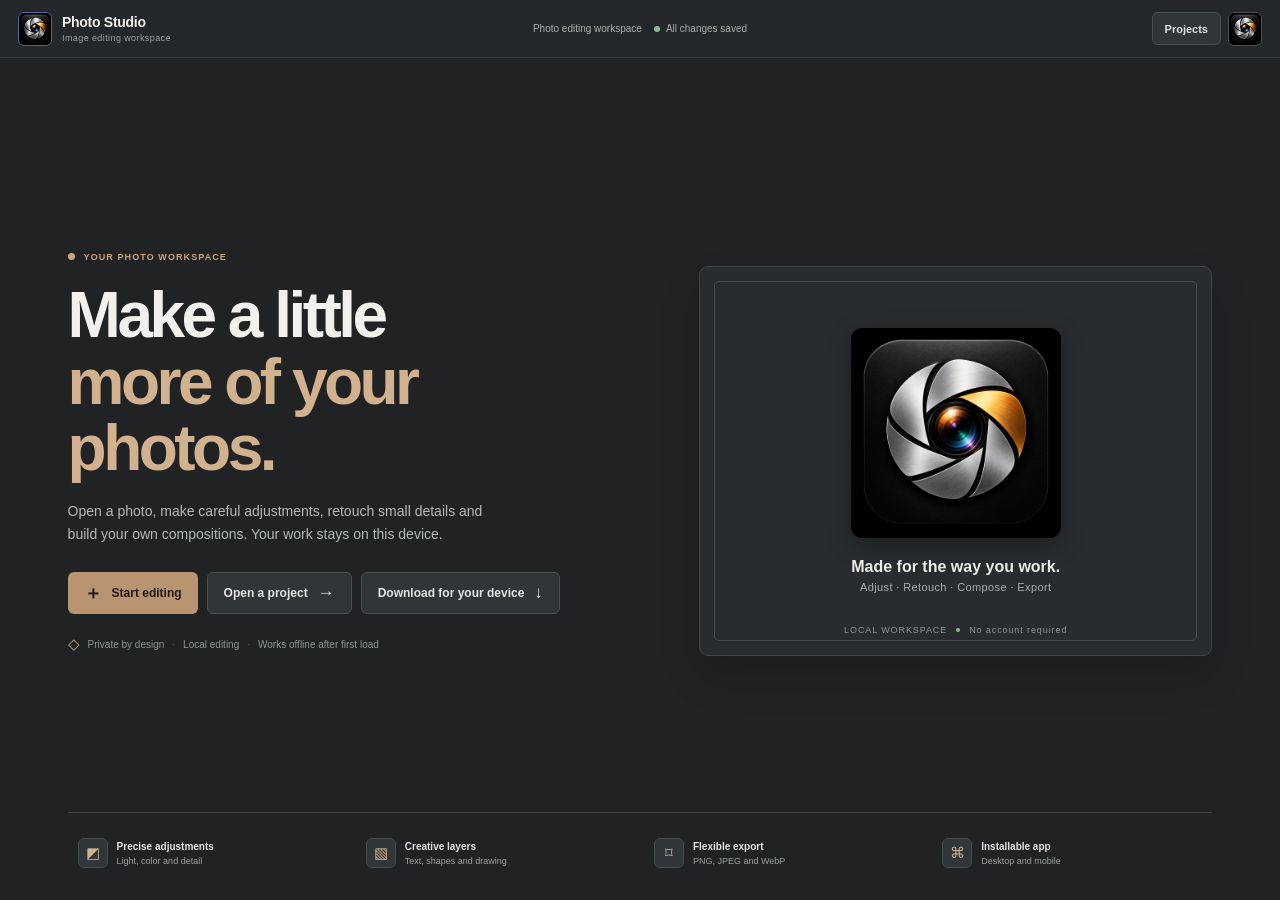
<file: index.html>
<!doctype html>
<html lang="en">
<head>
  <meta charset="utf-8">
  <meta name="viewport" content="width=device-width, initial-scale=1, viewport-fit=cover">
  <meta name="theme-color" content="#090d1b">
  <meta name="description" content="Mindiw Photo Studio — a powerful, installable photo editor that works on your device.">
  <meta name="color-scheme" content="dark">
  <meta http-equiv="Content-Security-Policy" content="default-src 'self' data: blob:; img-src 'self' data: blob:; style-src 'self' 'unsafe-inline'; script-src 'self'; connect-src 'self'; font-src 'self' data:; media-src 'self' data: blob:; worker-src 'self' blob:; object-src 'none'; base-uri 'self'">
  <meta name="apple-mobile-web-app-capable" content="yes">
  <meta name="apple-mobile-web-app-status-bar-style" content="black-translucent">
  <meta name="apple-mobile-web-app-title" content="Mindiw Photo Studio">
  <link rel="manifest" href="manifest.webmanifest">
  <link rel="icon" href="logo.jpg" type="image/jpeg">
  <link rel="apple-touch-icon" href="apple-touch-icon.png">
  
  <link rel="stylesheet" href="styles.css">
  <title>Mindiw Photo Studio</title>
</head>
<body>
  <div class="app-shell">
    <header class="topbar">
      <div class="brand-lockup">
        <img class="brand-logo" src="logo.jpg" alt="Mindiw Photo Studio logo">
        <div class="brand-copy"><strong>Photo Studio</strong><span>Image editing workspace</span></div>
      </div>
      <div class="topbar-center">
        <span class="workspace-label">Photo editing workspace</span>
        <span class="saved-indicator" id="saveStatus"><i></i> All changes saved</span>
      </div>
      <div class="topbar-actions">
        <button class="top-btn subtle" id="installButton" title="Open device downloads" hidden>Install app</button>
        <button class="top-btn subtle" id="openProjectsButton">Projects</button>
        <button class="top-btn primary" id="exportButton" disabled hidden><span>Export</span><b>↗</b></button>
        <button class="about-logo-button" id="aboutButton" title="About Mindiw Photo Studio"><img src="logo.jpg" alt="Mindiw Photo Studio"></button>
      </div>
    </header>

    <main class="app-main">
      <section class="welcome-screen" id="welcomeScreen">
        <div class="welcome-copy">
          <div class="eyebrow"><span class="eyebrow-dot"></span> YOUR PHOTO WORKSPACE</div>
          <h1>Make a little<br><em>more of your photos.</em></h1>
          <p>Open a photo, make careful adjustments, retouch small details and build your own compositions. Your work stays on this device.</p>
          <div class="welcome-actions">
            <button class="large-primary" id="startEditingButton"><span>＋</span> Start editing</button>
            <button class="large-secondary" id="browseProjectsButton">Open a project <span>→</span></button>
            <a class="large-secondary" href="downloads.html" style="text-decoration:none">Download for your device <span>↓</span></a>
          </div>
          <div class="welcome-footnote"><span class="secure-icon">◇</span> Private by design <span class="foot-separator">·</span> Local editing <span class="foot-separator">·</span> Works offline after first load</div>
        </div>
        <div class="welcome-art welcome-logo-card">
          <img src="logo.jpg" alt="Mindiw Photo Studio logo">
          <div class="welcome-art-caption"><strong>Made for the way you work.</strong><span>Adjust · Retouch · Compose · Export</span></div>
          <div class="welcome-recent-note">LOCAL WORKSPACE <i></i> No account required</div>
        </div>
        <div class="feature-strip">
          <div><span class="feature-icon">◩</span><span><b>Precise adjustments</b><small>Light, color and detail</small></span></div>
          <div><span class="feature-icon">▧</span><span><b>Creative layers</b><small>Text, shapes and drawing</small></span></div>
          <div><span class="feature-icon">⌑</span><span><b>Flexible export</b><small>PNG, JPEG and WebP</small></span></div>
          <div><span class="feature-icon">⌘</span><span><b>Installable app</b><small>Desktop and mobile</small></span></div>
        </div>
      </section>

      <section class="editor-screen" id="editorScreen" hidden>
        <div class="editor-toolbar">
          <div class="project-name-area">
            <button class="back-button" id="backButton" title="Back to start">←</button>
            <input id="projectName" value="Untitled project" aria-label="Project name" maxlength="64">
            <span class="local-badge">LOCAL</span>
          </div>
          <div class="history-controls">
            <button class="square-btn" id="undoButton" title="Undo (Ctrl+Z)" disabled>↶</button>
            <button class="square-btn" id="redoButton" title="Redo (Ctrl+Y)" disabled>↷</button>
            <span class="toolbar-divider"></span>
            <button class="square-btn" id="resetButton" title="Reset edits">⟲</button>
          </div>
          <div class="toolbar-right">
            <button class="top-btn subtle" id="saveProjectButton">Save project</button>
            <button class="top-btn primary" id="exportButtonTop">Export <b>↗</b></button>
          </div>
        </div>

        <div class="mobile-history" aria-label="Editing history controls">
          <button class="mobile-history-btn" id="mobileUndoButton" title="Undo" disabled>↶ <span>Undo</span></button>
          <button class="mobile-history-btn" id="mobileRedoButton" title="Redo" disabled>↷ <span>Redo</span></button>
          <span class="mobile-history-divider"></span>
          <button class="mobile-history-btn" id="mobileResetButton" title="Reset edits">⟲ <span>Reset</span></button>
          <span class="mobile-history-spacer"></span>
          <button class="mobile-history-btn mobile-save" id="mobileSaveButton" title="Save project">▣ <span>Save</span></button>
          <button class="mobile-history-btn mobile-export" id="mobileExportButton" title="Export image">⇩ <span>Export</span></button>
        </div>
        <div class="editor-layout">
          <aside class="tool-sidebar" aria-label="Editing tools">
            <div class="tool-group-label">EDIT</div>
            <button class="tool-tab active" data-panel="adjust" title="Adjust"><span>◐</span><small>Adjust</small></button>
            <button class="tool-tab" data-panel="filters" title="Filters"><span>◈</span><small>Filters</small></button>
            <button class="tool-tab" data-panel="crop" title="Crop & transform"><span>⤢</span><small>Crop</small></button>
            <div class="tool-separator"></div>
            <div class="tool-group-label">CREATE</div>
            <button class="tool-tab" data-panel="text" title="Text"><span>T</span><small>Text</small></button>
            <button class="tool-tab" data-panel="shapes" title="Shapes"><span>◇</span><small>Shapes</small></button>
            <button class="tool-tab" data-panel="draw" title="Draw"><span>✎</span><small>Draw</small></button>
            <button class="tool-tab" data-panel="retouch" title="Retouch & erase"><span>✧</span><small>Retouch</small></button>
            <button class="tool-tab" data-panel="select" title="Selections & masks"><span>⬡</span><small>Select</small></button>
            <button class="tool-tab" data-panel="layers" title="Layers"><span>▤</span><small>Layers</small></button>
            <button class="tool-tab" data-panel="color" title="Color grading"><span>◉</span><small>Color</small></button>
            <button class="tool-tab" data-panel="effects" title="Effects"><span>✦</span><small>Effects</small></button>
            <button class="tool-tab" data-panel="frames" title="Frames & borders"><span>▣</span><small>Frames</small></button>
            <button class="tool-tab" data-panel="background" title="Background"><span>◩</span><small>BG</small></button>
            <div class="sidebar-spacer"></div>
            <button class="tool-tab" data-panel="help" title="Help"><span>?</span><small>Help</small></button>
          </aside>

          <aside class="properties-panel" id="propertiesPanel">
            <div class="panel-topline"><div><span class="panel-kicker">STUDIO CONTROLS</span><h2 id="panelTitle">Adjust image</h2></div><button class="panel-close" id="mobilePanelClose" title="Close tools">×</button></div>
            <div class="panel-content" id="panelContent">
              <div class="panel-empty"><div class="empty-symbol">◐</div><b>Start with an image</b><p>Import a photo to unlock the editing tools.</p></div>
            </div>
          </aside>

          <section class="canvas-workspace" id="canvasWorkspace">
            <div class="canvas-topline">
              <div class="canvas-context"><span class="context-dot"></span><span id="canvasContext">No image loaded</span></div>
              <div class="canvas-actions">
                <button class="canvas-icon-btn" id="fitButton" title="Fit canvas">Fit</button>
                <button class="canvas-icon-btn" id="zoomOutButton" title="Zoom out">−</button>
                <span id="zoomValue">100%</span>
                <button class="canvas-icon-btn" id="zoomInButton" title="Zoom in">＋</button>
                <button class="canvas-icon-btn fullscreen-btn" id="fullscreenButton" title="Fullscreen workspace">⛶</button>
              </div>
            </div>
            <div class="canvas-stage" id="canvasStage">
              <div class="canvas-placeholder" id="canvasPlaceholder">
                <div class="placeholder-orbit"><span>＋</span></div>
                <h3>Bring your image to life</h3>
                <p>Drop an image here or choose a file from your device.</p>
                <button class="large-primary" id="importButton"><span>↑</span> Import image</button>
                <small>JPG · PNG · WEBP · AVIF · GIF (first frame)</small>
              </div>
              <canvas id="editorCanvas" aria-label="Image editing canvas" hidden></canvas>
              <canvas id="selectionPreviewCanvas" class="selection-preview-canvas" aria-hidden="true" hidden></canvas>
              <div class="crop-overlay" id="cropOverlay" hidden><div class="crop-selection" id="cropSelection"><i></i><i></i><i></i><i></i></div></div>
              <div class="canvas-selection" id="canvasSelection" hidden></div>
            </div>
            <div class="canvas-bottomline">
              <div id="imageDimensions">—</div>
              <div class="bottom-center-hint" id="toolHint">Select a tool to begin editing</div>
              <div class="canvas-bottom-actions"><button id="compareButton" title="Hold to compare with original" disabled>◉ Compare</button><button id="toggleGridButton" title="Toggle canvas background">▦</button></div>
            </div>
          </section>
        </div>

        <nav class="mobile-toolbar" aria-label="Mobile editing tools">
          <button class="mobile-tool active" data-panel="adjust"><span>◐</span><small>Adjust</small></button>
          <button class="mobile-tool" data-panel="filters"><span>◈</span><small>Filters</small></button>
          <button class="mobile-tool" data-panel="crop"><span>⤢</span><small>Crop</small></button>
          <button class="mobile-tool" data-panel="text"><span>T</span><small>Text</small></button>
          <button class="mobile-tool" data-panel="shapes"><span>◇</span><small>Shapes</small></button>
          <button class="mobile-tool" data-panel="draw"><span>✎</span><small>Draw</small></button>
          <button class="mobile-tool" data-panel="retouch"><span>✧</span><small>Retouch</small></button>
          <button class="mobile-tool" data-panel="select"><span>⬡</span><small>Select</small></button>
          <button class="mobile-tool" data-panel="color"><span>◉</span><small>Color</small></button>
          <button class="mobile-tool" data-panel="effects"><span>✦</span><small>Effects</small></button>
          <button class="mobile-tool" data-panel="frames"><span>▣</span><small>Frame</small></button>
          <button class="mobile-tool" data-panel="background"><span>◩</span><small>BG</small></button>
          <button class="mobile-tool" data-panel="layers"><span>▤</span><small>Layers</small></button>
        </nav>
      </section>

      <section class="projects-screen" id="projectsScreen" hidden>
        <div class="projects-header"><div><span class="panel-kicker">YOUR WORKSPACE</span><h1>Projects</h1><p>Saved on this device, ready when you are.</p></div><button class="large-primary" id="newProjectImportButton">＋ New image</button></div>
        <div class="project-grid" id="projectGrid"><div class="projects-empty"><span>▧</span><b>No saved projects yet</b><small>Import an image and save your first project.</small></div></div>
        <button class="back-link" id="projectsBackButton">← Back to studio</button>
      </section>
    </main>

    <input type="file" id="fileInput" accept="image/*" hidden>
    <input type="file" id="replaceInput" accept="image/*" hidden>
    <input type="file" id="overlayFileInput" accept="image/*" hidden>
    <input type="file" id="batchInput" accept="image/*" multiple hidden>
    <input type="file" id="lutInput" accept=".cube,text/plain" hidden>
  </div>

  <div class="modal-backdrop" id="exportModal" hidden>
    <section class="dialog export-dialog" role="dialog" aria-modal="true" aria-labelledby="exportTitle">
      <div class="dialog-header"><div><span class="panel-kicker">FINISH YOUR IMAGE</span><h2 id="exportTitle">Export image</h2></div><button class="dialog-close" data-close="exportModal">×</button></div>
      <div class="export-preview-row"><div class="export-thumb" id="exportThumb"></div><div><b id="exportFileName">mindiw-creation.png</b><small id="exportSizeText">Original dimensions</small></div></div>
      <label class="form-label" for="exportName">File name</label><input class="dialog-input" id="exportName" value="mindiw-creation">
      <div class="export-size-box">
        <div class="section-heading"><b>OUTPUT DIMENSIONS</b><small id="exportRatioLabel">Original aspect ratio</small></div>
        <div class="form-two"><div><label class="form-label" for="exportWidth">Width (px)</label><input class="dialog-input" id="exportWidth" type="number" min="1" max="12000" step="1"></div><div><label class="form-label" for="exportHeight">Height (px)</label><input class="dialog-input" id="exportHeight" type="number" min="1" max="12000" step="1"></div></div>
        <div class="export-size-tools"><label class="ratio-lock"><input type="checkbox" id="exportLockRatio" checked> Lock aspect ratio</label><select class="dialog-input" id="exportSizePreset" aria-label="Output size preset"><option value="original">Original size</option><option value="1080">Long edge 1080</option><option value="2048">Long edge 2048</option><option value="3000">Long edge 3000</option><option value="3840">Long edge 3840</option><option value="2x">2× upscale</option><option value="half">50% size</option></select></div>
        <p class="export-note">Large exports are automatically capped to protect phone and laptop memory. Lock ratio keeps the image proportions unchanged.</p>
      </div>
      <div class="form-two"><div><label class="form-label" for="exportFormat">Format</label><select class="dialog-input" id="exportFormat"><option value="image/png">PNG · Lossless</option><option value="image/jpeg">JPEG · Smaller file</option><option value="image/webp">WebP · Modern format</option></select></div><div><label class="form-label" for="exportQuality">Quality <span id="qualityValue">92%</span></label><input class="quality-range" id="exportQuality" type="range" min="50" max="100" value="92"></div></div>
      <div class="export-note" id="transparencyNote">PNG preserves transparent areas. JPEG will use a white background.</div>
      <div class="dialog-actions"><button class="large-secondary" data-close="exportModal">Cancel</button><button class="large-primary" id="confirmExportButton">Download image <span>↓</span></button></div>
    </section>
  </div>

  <div class="modal-backdrop" id="aboutModal" hidden>
    <section class="dialog" role="dialog" aria-modal="true" aria-labelledby="aboutTitle"><div class="dialog-header"><div><span class="panel-kicker">MINDIW DIGITAL</span><h2 id="aboutTitle">Mindiw Photo Studio</h2></div><button class="dialog-close" data-close="aboutModal">×</button></div><p class="about-description">A photo editing workspace built by Mindiw Digital. Your photos and saved projects stay on your device. No account or cloud upload is required.</p><div class="about-meta"><span>Version 10.0.0</span><span>Local-first PWA</span><span>© Mindiw Digital</span></div><div class="dialog-actions"><button class="large-primary" data-close="aboutModal">Done</button></div></section>
  </div>

  <div class="toast" id="toast" role="status" aria-live="polite"></div>
  <script src="app.js" defer></script>
</body>
</html>
</file>
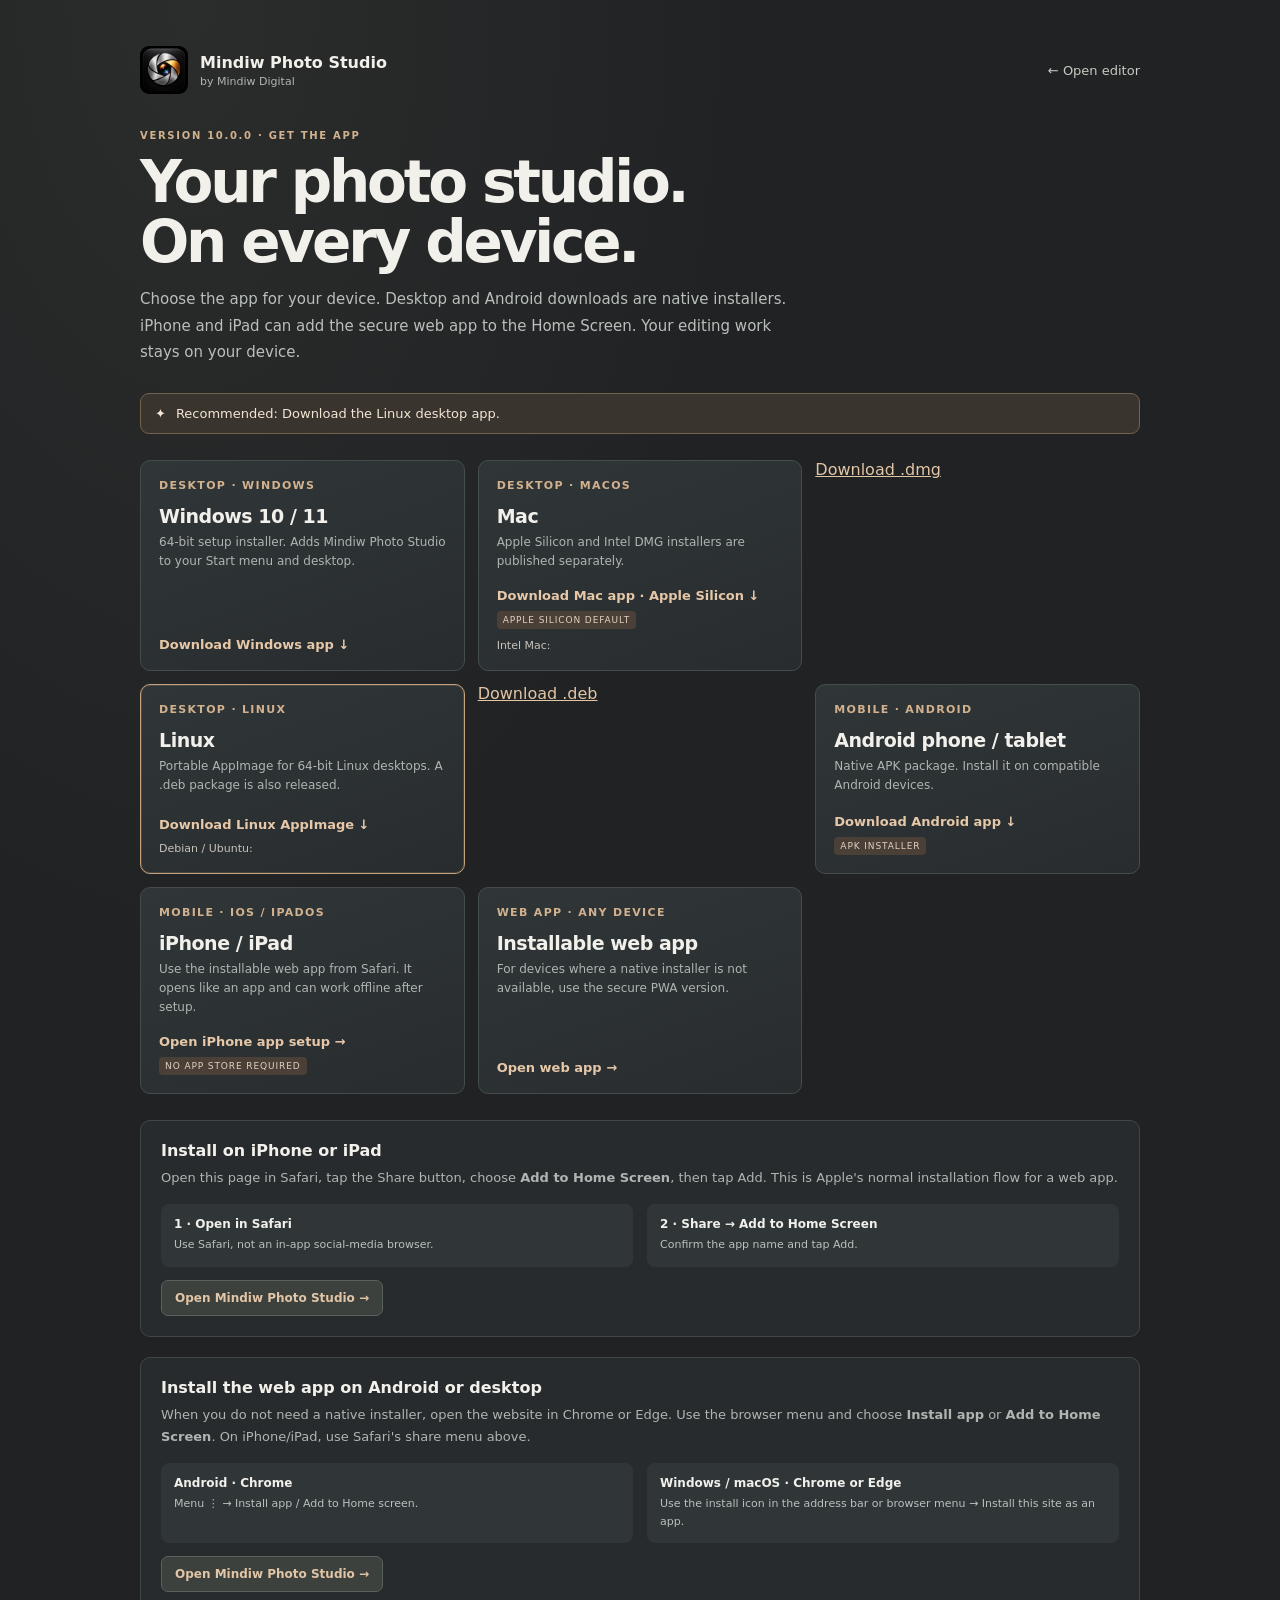
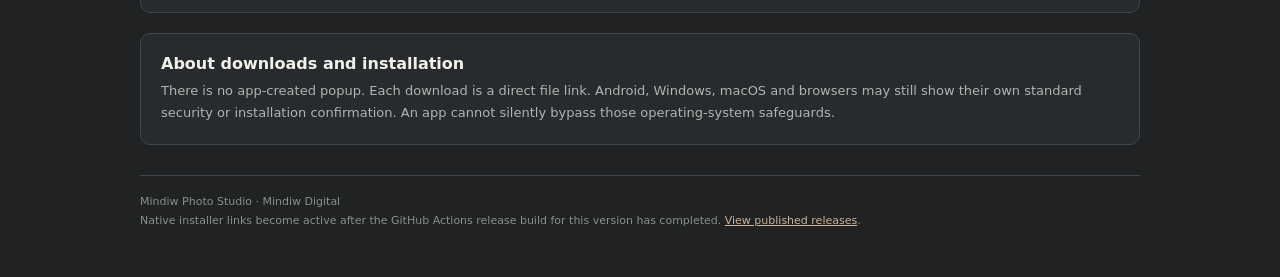
<file: downloads.html>
<!doctype html>
<html lang="en">
<head>
<meta charset="utf-8"><meta name="viewport" content="width=device-width,initial-scale=1,viewport-fit=cover">
<meta name="theme-color" content="#292d2f"><meta name="description" content="Download Mindiw Photo Studio for Windows, macOS, Linux and Android, or install the web app on iPhone and iPad.">
<link rel="icon" href="logo.jpg" type="image/jpeg"><link rel="apple-touch-icon" href="apple-touch-icon.png">
<title>Get Mindiw Photo Studio</title>
<style>
:root{color-scheme:dark;font-family:Inter,ui-sans-serif,system-ui,-apple-system,"Segoe UI",sans-serif;background:#202224;color:#f1f0eb;--panel:#292d2f;--panel2:#303638;--line:#454c4d;--muted:#afb5b1;--accent:#d2b18e;--accent2:#e2cbb2}
*{box-sizing:border-box}body{margin:0;min-height:100vh;background:radial-gradient(ellipse at 15% 0%,#41413b55,transparent 36%),#202224;padding:clamp(16px,4vw,46px)}a{color:inherit}.wrap{width:min(1000px,100%);margin:0 auto}.nav{display:flex;align-items:center;justify-content:space-between;gap:16px;margin-bottom:36px}.brand{display:flex;align-items:center;gap:12px;text-decoration:none}.brand img{width:48px;height:48px;object-fit:cover;border-radius:9px}.brand b{display:block;font-size:16px;font-weight:650}.brand small{display:block;color:var(--muted);font-size:11px;margin-top:3px}.back{color:#c8c9c2;text-decoration:none;font-size:13px}.back:hover{color:white}.hero{max-width:760px;margin:0 0 28px}.eyebrow{color:var(--accent);font-size:10px;font-weight:700;letter-spacing:.17em;text-transform:uppercase}h1{font-size:clamp(34px,6vw,58px);letter-spacing:-.055em;line-height:1.03;font-weight:650;margin:12px 0 14px}.hero p{font-size:15px;line-height:1.75;color:#b9bfba;max-width:670px;margin:0}.recommend{display:none;align-items:center;gap:10px;border:1px solid #74624d;background:#3a342e;border-radius:9px;padding:12px 14px;margin:22px 0;color:#f3e6d5;font-size:13px}.recommend.show{display:flex}.recommend strong{color:#fff}.grid{display:grid;grid-template-columns:repeat(3,minmax(0,1fr));gap:13px;margin:26px 0}.card{display:flex;flex-direction:column;min-height:190px;text-decoration:none;background:linear-gradient(160deg,#303638,#282c2e);border:1px solid var(--line);border-radius:10px;padding:18px;transition:border-color .18s,transform .18s,background .18s}.card:hover{border-color:#a78d70;transform:translateY(-2px);background:#34393a}.card.recommended{border-color:#c6a27d;box-shadow:inset 0 0 0 1px #c6a27d30}.os{font-size:11px;color:var(--accent);letter-spacing:.12em;text-transform:uppercase;font-weight:750}.card h2{font-size:19px;font-weight:650;letter-spacing:-.025em;margin:13px 0 6px}.card p{font-size:12px;line-height:1.55;color:var(--muted);margin:0}.cta{margin-top:auto;padding-top:18px;font-size:13px;font-weight:700;color:#e6c8a9}.card .tag{font-size:9px;text-transform:uppercase;letter-spacing:.1em;color:#e1d1bf;background:#4a4037;border-radius:4px;padding:4px 6px;align-self:flex-start;margin-top:8px}.section{background:#272b2d;border:1px solid #3f4748;border-radius:10px;padding:20px;margin:20px 0}.section h3{margin:0 0 7px;font-size:16px;font-weight:650}.section p{margin:0;color:var(--muted);font-size:13px;line-height:1.7}.section a{color:#e2c5a6}.steps{display:grid;grid-template-columns:repeat(2,minmax(0,1fr));gap:14px;margin-top:15px}.step{background:#303638;border-radius:8px;padding:13px}.step b{display:block;font-size:12px;margin-bottom:5px}.step span{display:block;color:#bac0bc;font-size:11px;line-height:1.6}.footer{border-top:1px solid #404647;margin-top:30px;padding-top:17px;color:#89918c;font-size:11px;line-height:1.7}.footer a{color:#cdb393}.open-app{display:inline-flex;margin-top:13px;padding:10px 13px;background:#3c413d;border:1px solid #5a625c;border-radius:7px;text-decoration:none;color:#f5f0e8;font-size:12px;font-weight:650}.open-app:hover{border-color:var(--accent)}@media(max-width:720px){.grid{grid-template-columns:1fr 1fr}.card{min-height:170px;padding:15px}.nav{margin-bottom:27px}}@media(max-width:480px){body{padding:16px}.grid{grid-template-columns:1fr;gap:9px}.card{min-height:142px}.steps{grid-template-columns:1fr}.brand img{width:42px;height:42px}.hero p{font-size:14px}}
</style></head>
<body><main class="wrap">
<header class="nav"><a class="brand" href="./index.html"><img src="logo.jpg" alt="Mindiw Photo Studio"><span><b>Mindiw Photo Studio</b><small>by Mindiw Digital</small></span></a><a class="back" href="./index.html">← Open editor</a></header>
<section class="hero"><div class="eyebrow">VERSION 10.0.0 · GET THE APP</div><h1>Your photo studio.<br>On every device.</h1><p>Choose the app for your device. Desktop and Android downloads are native installers. iPhone and iPad can add the secure web app to the Home Screen. Your editing work stays on your device.</p></section>
<div class="recommend" id="recommend"><span>✦</span><span id="recommendText">Recommended for this device</span></div>
<section class="grid" aria-label="Choose your device">
<a class="card" data-platform="windows" href="https://github.com/mindiwdigital/mindiw-photo-studio/releases/latest/download/Mindiw-Photo-Studio-win-x64.exe"><span class="os">Desktop · Windows</span><h2>Windows 10 / 11</h2><p>64-bit setup installer. Adds Mindiw Photo Studio to your Start menu and desktop.</p><span class="cta">Download Windows app ↓</span></a>
<a class="card" data-platform="mac" href="https://github.com/mindiwdigital/mindiw-photo-studio/releases/latest/download/Mindiw-Photo-Studio-mac-arm64.dmg"><span class="os">Desktop · macOS</span><h2>Mac</h2><p>Apple Silicon and Intel DMG installers are published separately.</p><span class="cta">Download Mac app · Apple Silicon ↓</span><span class="tag">Apple Silicon default</span><span style="font-size:11px;color:#c7c3bb;margin-top:10px">Intel Mac: <a style="color:#e2c5a6" href="https://github.com/mindiwdigital/mindiw-photo-studio/releases/latest/download/Mindiw-Photo-Studio-mac-x64.dmg">Download .dmg</a></span></a>
<a class="card" data-platform="linux" href="https://github.com/mindiwdigital/mindiw-photo-studio/releases/latest/download/Mindiw-Photo-Studio-linux-x64.AppImage"><span class="os">Desktop · Linux</span><h2>Linux</h2><p>Portable AppImage for 64-bit Linux desktops. A .deb package is also released.</p><span class="cta">Download Linux AppImage ↓</span><span style="font-size:11px;color:#c7c3bb;margin-top:10px">Debian / Ubuntu: <a style="color:#e2c5a6" href="https://github.com/mindiwdigital/mindiw-photo-studio/releases/latest/download/Mindiw-Photo-Studio-linux-x64.deb">Download .deb</a></span></a>
<a class="card" data-platform="android" href="https://github.com/mindiwdigital/mindiw-photo-studio/releases/latest/download/Mindiw-Photo-Studio-android.apk"><span class="os">Mobile · Android</span><h2>Android phone / tablet</h2><p>Native APK package. Install it on compatible Android devices.</p><span class="cta">Download Android app ↓</span><span class="tag">APK installer</span></a>
<a class="card" data-platform="ios" href="./index.html"><span class="os">Mobile · iOS / iPadOS</span><h2>iPhone / iPad</h2><p>Use the installable web app from Safari. It opens like an app and can work offline after setup.</p><span class="cta">Open iPhone app setup →</span><span class="tag">No App Store required</span></a>
<a class="card" data-platform="pwa" href="./index.html"><span class="os">Web app · Any device</span><h2>Installable web app</h2><p>For devices where a native installer is not available, use the secure PWA version.</p><span class="cta">Open web app →</span></a>
</section>
<section class="section" id="iosHelp"><h3>Install on iPhone or iPad</h3><p>Open this page in Safari, tap the Share button, choose <b>Add to Home Screen</b>, then tap Add. This is Apple's normal installation flow for a web app.</p><div class="steps"><div class="step"><b>1 · Open in Safari</b><span>Use Safari, not an in-app social-media browser.</span></div><div class="step"><b>2 · Share → Add to Home Screen</b><span>Confirm the app name and tap Add.</span></div></div><a class="open-app" href="./index.html">Open Mindiw Photo Studio →</a></section>
<section class="section" id="pwaHelp"><h3>Install the web app on Android or desktop</h3><p>When you do not need a native installer, open the website in Chrome or Edge. Use the browser menu and choose <b>Install app</b> or <b>Add to Home Screen</b>. On iPhone/iPad, use Safari's share menu above.</p><div class="steps"><div class="step"><b>Android · Chrome</b><span>Menu ⋮ → Install app / Add to Home screen.</span></div><div class="step"><b>Windows / macOS · Chrome or Edge</b><span>Use the install icon in the address bar or browser menu → Install this site as an app.</span></div></div><a class="open-app" href="./index.html">Open Mindiw Photo Studio →</a></section>
<section class="section"><h3>About downloads and installation</h3><p>There is no app-created popup. Each download is a direct file link. Android, Windows, macOS and browsers may still show their own standard security or installation confirmation. An app cannot silently bypass those operating-system safeguards.</p></section>
<footer class="footer">Mindiw Photo Studio · Mindiw Digital<br>Native installer links become active after the GitHub Actions release build for this version has completed. <a href="https://github.com/mindiwdigital/mindiw-photo-studio/releases/latest">View published releases</a>.</footer>
</main>
<script>
(()=>{const ua=navigator.userAgent||'';let p='pwa',label='Installable web app is available on this device.';if(/android/i.test(ua)){p='android';label='Recommended: Download the Android APK for this device.';}else if(/iphone|ipad|ipod/i.test(ua)||(/Macintosh/i.test(ua)&&navigator.maxTouchPoints>1)){p='ios';label='Recommended: Add Mindiw Photo Studio to your iPhone or iPad Home Screen.';}else if(/windows/i.test(ua)){p='windows';label='Recommended: Download the Windows desktop installer.';}else if(/macintosh|mac os/i.test(ua)){p='mac';label='Recommended: Download the macOS desktop installer.';}else if(/linux/i.test(ua)){p='linux';label='Recommended: Download the Linux desktop app.';}const card=document.querySelector(`[data-platform="${p}"]`);if(card)card.classList.add('recommended');document.getElementById('recommendText').textContent=label;document.getElementById('recommend').classList.add('show');if(p==='ios')document.getElementById('iosHelp').style.display='block';})();
</script></body></html>
</file>
<file: styles.css>
:root{color-scheme:dark;--bg:#0c100f;--panel:#151b18;--panel2:#1b2420;--panel3:#222d27;--line:#2b3931;--line2:#394a40;--text:#f0f5f1;--muted:#9aa99f;--muted2:#6e8075;--accent:#9be36c;--accent2:#c4f28d;--accent-ink:#13200f;--danger:#f08078;--shadow:0 24px 70px #0008;--radius:16px;--topbar:68px;--sidebar:78px;--panel-width:304px}*{box-sizing:border-box}html,body{margin:0;min-height:100%;background:var(--bg);color:var(--text);font-family:Inter,ui-sans-serif,system-ui,-apple-system,"Segoe UI",sans-serif}body{min-width:320px;overflow:hidden}button,input,select,textarea{font:inherit}button{color:inherit;border:0;cursor:pointer}button:focus-visible,input:focus-visible,select:focus-visible,textarea:focus-visible{outline:2px solid var(--accent);outline-offset:2px}[hidden]{display:none!important}.app-shell{min-height:100dvh;display:flex;flex-direction:column;background:radial-gradient(ellipse at 72% 6%,#203c2a2b,transparent 40%),var(--bg)}.topbar{height:var(--topbar);flex:none;display:grid;grid-template-columns:1fr 1fr 1fr;align-items:center;padding:0 24px;border-bottom:1px solid #ffffff10;background:#101613eb;backdrop-filter:blur(18px);z-index:50}.brand-lockup{display:flex;align-items:center;gap:11px;min-width:0}.brand-mark{position:relative;width:38px;height:38px;border-radius:12px;display:grid;place-items:center;background:linear-gradient(145deg,#c2f48f,#6cbd51);color:#152014;font-size:22px;font-weight:950;letter-spacing:-.1em;box-shadow:0 6px 20px #91d66a2c;overflow:hidden}.brand-mark span{transform:translateX(-1px)}.brand-mark i{position:absolute;width:20px;height:4px;right:-3px;bottom:8px;background:#345b2c;transform:rotate(-42deg);border-radius:5px}.brand-copy{display:flex;flex-direction:column;line-height:1.15}.brand-copy strong{font-size:16px;letter-spacing:-.04em}.brand-copy span{margin-top:4px;font-size:9px;letter-spacing:.19em;color:#9eb6a5;font-weight:800}.topbar-center{display:flex;align-items:center;justify-content:center;gap:15px;color:var(--muted);font-size:11px}.workspace-label{letter-spacing:.06em}.saved-indicator{display:flex;align-items:center;gap:6px;white-space:nowrap}.saved-indicator i{width:6px;height:6px;border-radius:50%;background:var(--accent);box-shadow:0 0 10px #9be36c77}.topbar-actions{display:flex;align-items:center;justify-content:flex-end;gap:9px}.top-btn{min-height:37px;padding:0 14px;border-radius:10px;font-size:12px;font-weight:800;display:inline-flex;align-items:center;gap:9px;justify-content:center;transition:.16s}.top-btn.subtle{background:#1b2420;border:1px solid #34443a;color:#cbd7ce}.top-btn.subtle:hover{background:#26342b;border-color:#58705d}.top-btn.primary{background:var(--accent);color:var(--accent-ink);box-shadow:0 6px 18px #9be36c21}.top-btn.primary:hover,.large-primary:hover{background:var(--accent2);transform:translateY(-1px)}.top-btn b{font-size:15px}.avatar-button{width:34px;height:34px;border-radius:50%;background:#28372d;border:1px solid #48604c;color:#c6edb3;font-size:10px;font-weight:900}.app-main{flex:1;min-height:0;position:relative}.welcome-screen{height:calc(100dvh - var(--topbar));max-width:1500px;margin:0 auto;padding:clamp(34px,5.3vw,82px) clamp(24px,6vw,90px) 26px;display:grid;grid-template-columns:1fr .92fr;grid-template-rows:1fr auto;column-gap:5vw;align-items:center;overflow:auto}.welcome-copy{align-self:center;padding-bottom:22px}.eyebrow,.panel-kicker{font-size:9px;font-weight:900;letter-spacing:.2em;color:#a4d58b}.eyebrow{display:flex;align-items:center;gap:9px}.eyebrow-dot{width:7px;height:7px;border-radius:50%;background:var(--accent);box-shadow:0 0 13px #9be36c8a}.welcome-copy h1{font-size:clamp(52px,6.6vw,88px);line-height:.98;letter-spacing:-.075em;margin:25px 0 22px;font-weight:780}.welcome-copy h1 em{font-style:normal;color:var(--accent);font-weight:650}.welcome-copy p{max-width:470px;color:#a8b6ad;line-height:1.75;font-size:15px;margin:0}.welcome-actions{display:flex;align-items:center;gap:13px;margin:30px 0 25px;flex-wrap:wrap}.large-primary,.large-secondary{min-height:47px;padding:0 19px;border-radius:11px;font-size:13px;font-weight:850;display:inline-flex;align-items:center;justify-content:center;gap:10px;transition:.16s}.large-primary{background:var(--accent);color:#162214;box-shadow:0 8px 24px #9be36c1c}.large-primary span{font-size:18px}.large-secondary{background:#1b2420;border:1px solid #3a4c40;color:#d5dfd8}.large-secondary:hover{background:#27332b;border-color:#627c68}.large-secondary span{font-size:17px}.welcome-footnote{display:flex;align-items:center;gap:8px;flex-wrap:wrap;color:#708177;font-size:10px}.secure-icon{color:var(--accent);font-size:15px}.foot-separator{color:#43544a}.welcome-art{height:min(54vh,480px);min-height:300px;position:relative;display:grid;place-items:center;isolation:isolate}.art-glow{position:absolute;inset:15%;background:radial-gradient(ellipse,#80c96e32,transparent 68%);filter:blur(22px);z-index:-2}.art-frame{position:absolute;width:min(76%,440px);aspect-ratio:1.12;border-radius:26px;box-shadow:var(--shadow)}.frame-back{transform:rotate(10deg) translate(18px,9px);background:linear-gradient(145deg,#a2d779,#45694b 48%,#1a3426);border:1px solid #c4f28d70;opacity:.43}.frame-front{background:linear-gradient(150deg,#2d3d32,#111b16);border:1px solid #a7d18e55;padding:16px;transform:rotate(-6deg);overflow:hidden}.art-landscape{height:calc(100% - 33px);position:relative;border-radius:15px;overflow:hidden;background:linear-gradient(180deg,#bad8b5 0%,#7ca98a 42%,#375d4b 100%)}.sun{position:absolute;width:24%;aspect-ratio:1;border-radius:50%;background:#f5e8b4;right:17%;top:13%;box-shadow:0 0 44px #f9e7b388}.mountain{position:absolute;bottom:17%;width:0;height:0;border-left:180px solid transparent;border-right:180px solid transparent;border-bottom:220px solid #446d55;filter:drop-shadow(0 9px 9px #19372755)}.m1{left:-13%;border-bottom-color:#345744}.m2{left:19%;bottom:12%;border-bottom-color:#527e5b;transform:scale(.87)}.m3{right:-28%;bottom:15%;border-bottom-color:#264a3a;transform:scale(.72)}.water{position:absolute;bottom:0;left:0;right:0;height:30%;background:linear-gradient(180deg,#668e78,#355e4d);border-top:1px solid #d1e2b655}.art-controls{height:34px;display:flex;justify-content:space-between;align-items:center;font-size:8px;letter-spacing:.18em;color:#8da993;font-weight:900}.art-control-dots{color:var(--accent);letter-spacing:.26em}.floating-chip{position:absolute;padding:11px 14px;border-radius:11px;background:#18251c;border:1px solid #526c55;box-shadow:0 13px 30px #0006;color:#e3eee5;font-size:10px;font-weight:800;letter-spacing:.03em}.chip-one{top:18%;right:1%;transform:rotate(5deg)}.chip-two{bottom:17%;left:2%;transform:rotate(-5deg)}.floating-number{position:absolute;bottom:9%;right:11%;font-size:30px;font-weight:800;letter-spacing:-.07em;color:#d3e9c5}.floating-number span{font-size:11px;color:#728d7a;letter-spacing:0}.feature-strip{grid-column:1/-1;display:grid;grid-template-columns:repeat(4,1fr);gap:10px;border-top:1px solid #ffffff13;padding-top:22px}.feature-strip>div{display:flex;align-items:center;gap:11px;padding:7px 8px}.feature-icon{width:34px;height:34px;border-radius:10px;background:#1a2820;border:1px solid #344c39;color:#b5e294;display:grid;place-items:center;font-size:15px;flex:none}.feature-strip b,.feature-strip small{display:block}.feature-strip b{font-size:11px;font-weight:850}.feature-strip small{margin-top:4px;color:#77877c;font-size:9px}
/* editor */
.editor-screen{height:calc(100dvh - var(--topbar));display:flex;flex-direction:column;min-height:0}.editor-toolbar{height:56px;flex:none;display:grid;grid-template-columns:1fr auto 1fr;align-items:center;padding:0 16px;border-bottom:1px solid #ffffff10;background:#121815}.project-name-area,.history-controls,.toolbar-right{display:flex;align-items:center;gap:9px;min-width:0}.toolbar-right{justify-content:flex-end}.back-button,.square-btn{height:34px;width:34px;display:grid;place-items:center;border-radius:9px;background:#202a23;border:1px solid #344238;color:#d3dfd6;font-size:15px}.back-button:hover,.square-btn:hover:not(:disabled){background:#2a392e;border-color:#627a66}.square-btn:disabled{opacity:.32;cursor:not-allowed}.project-name-area input{width:min(230px,22vw);min-width:90px;background:transparent;border:0;color:#e7f0e8;font-size:12px;font-weight:800;padding:7px 3px}.project-name-area input:focus{outline:none;border-bottom:1px solid var(--accent)}.local-badge{font-size:8px;letter-spacing:.1em;font-weight:900;color:#a7d78b;border:1px solid #526d4b;background:#263523;padding:4px 6px;border-radius:5px}.toolbar-divider{height:20px;width:1px;background:#36453b;margin:0 3px}.editor-layout{position:relative;display:grid;grid-template-columns:var(--sidebar) var(--panel-width) minmax(0,1fr);flex:1;min-height:0;overflow:hidden}.tool-sidebar{background:#121815;border-right:1px solid #ffffff10;padding:13px 9px;display:flex;flex-direction:column;align-items:stretch;gap:5px;overflow-y:auto}.tool-group-label{font-size:8px;letter-spacing:.18em;color:#617368;font-weight:900;padding:9px 5px 5px;text-align:center}.tool-tab{height:58px;border-radius:10px;display:flex;flex-direction:column;align-items:center;justify-content:center;gap:5px;background:transparent;color:#8e9e93;transition:.15s}.tool-tab span{font-size:19px;line-height:1}.tool-tab small{font-size:9px;font-weight:750}.tool-tab:hover{background:#1e2922;color:#dce8dd}.tool-tab.active{background:#263b2b;color:#c5f09a;box-shadow:inset 0 0 0 1px #58794f}.tool-separator{height:1px;background:#2b3830;margin:8px 4px}.sidebar-spacer{flex:1}.properties-panel{background:#151d18;border-right:1px solid #ffffff10;display:flex;flex-direction:column;min-height:0;min-width:0}.panel-topline{padding:18px 18px 13px;border-bottom:1px solid #ffffff0d;display:flex;align-items:center;justify-content:space-between;flex:none}.panel-topline h2{font-size:16px;letter-spacing:-.03em;margin:5px 0 0}.panel-close{display:none;background:#26352b;border-radius:8px;width:30px;height:30px;font-size:19px;color:#d7e4d8}.panel-content{padding:15px 16px 24px;overflow-y:auto;overscroll-behavior:contain;min-height:0}.panel-empty{text-align:center;padding:35px 12px;color:var(--muted)}.empty-symbol{font-size:29px;color:#90c873;margin-bottom:12px}.panel-empty b{display:block;color:#e2ebe4;font-size:12px}.panel-empty p{font-size:10px;line-height:1.6}.section-block{padding:0 0 17px;margin:0 0 17px;border-bottom:1px solid #2c3930}.section-block:last-child{border-bottom:0}.section-heading{display:flex;align-items:center;justify-content:space-between;margin-bottom:11px}.section-heading b{font-size:10px;letter-spacing:.08em;color:#c5d4c8}.section-heading small{font-size:9px;color:#708075}.control-row{margin:12px 0}.control-head{display:flex;justify-content:space-between;align-items:center;margin-bottom:7px}.control-head label,.control-row>label{font-size:10px;font-weight:750;color:#b2c1b6}.control-value{font-size:10px;color:#a6d58a;font-weight:800;font-variant-numeric:tabular-nums}.range-input{width:100%;height:4px;display:block;appearance:none;border-radius:9px;background:linear-gradient(90deg,#8dc965 var(--range-fill,50%),#39473d var(--range-fill,50%));outline:none}.range-input::-webkit-slider-thumb{appearance:none;width:14px;height:14px;border-radius:50%;background:#d4f4b0;border:3px solid #6ca753;box-shadow:0 1px 4px #0008}.range-input::-moz-range-thumb{width:10px;height:10px;border-radius:50%;background:#d4f4b0;border:3px solid #6ca753;box-shadow:0 1px 4px #0008}.control-help{font-size:9px;color:#718178;margin-top:5px;line-height:1.5}.action-grid{display:grid;grid-template-columns:repeat(2,minmax(0,1fr));gap:7px}.action-button{min-height:34px;padding:8px 9px;border-radius:8px;background:#222e26;border:1px solid #394b3d;color:#c9d7cb;font-size:10px;font-weight:800}.action-button:hover{border-color:#8fc76d;background:#2b3d2c;color:#e9f5e5}.action-button.selected{background:#35492f;border-color:#9be36c;color:#d6f6bd}.action-button.danger{color:#e9a19a;border-color:#67413d}.preset-grid{display:grid;grid-template-columns:repeat(2,minmax(0,1fr));gap:8px}.preset-card{padding:0;border-radius:10px;overflow:hidden;background:#1d2821;border:1px solid #354439;text-align:left;transition:.15s}.preset-card:hover,.preset-card.active{border-color:#a2d67c}.preset-art{height:54px;position:relative;overflow:hidden;background:linear-gradient(135deg,#d1c7a0,#6a9470 47%,#293f33)}.preset-art:before,.preset-art:after{content:"";position:absolute;bottom:-30%;width:68%;height:80%;border-radius:60% 60% 0 0;background:#3c6650;transform:rotate(-24deg)}.preset-art:after{right:-9%;background:#284735;transform:rotate(25deg)}.preset-art.warm{filter:sepia(.35) saturate(1.2)}.preset-art.cool{filter:hue-rotate(22deg) saturate(.8)}.preset-art.mono{filter:grayscale(1)}.preset-art.cinema{filter:saturate(1.4) contrast(1.2)}.preset-art.vintage{filter:sepia(.5) contrast(.9)}.preset-art.vivid{filter:saturate(1.7) contrast(1.08)}.preset-art.fade{filter:saturate(.7) brightness(1.12)}.preset-card span{display:block;padding:7px 8px;font-size:9px;font-weight:800;color:#d4dfd6}.crop-ratios{display:grid;grid-template-columns:repeat(3,1fr);gap:6px}.ratio-btn{height:34px;border-radius:8px;background:#202b24;border:1px solid #3a4a3d;color:#bbcbbb;font-size:10px;font-weight:800}.ratio-btn.active{border-color:var(--accent);color:#d5f5bd;background:#2d412b}.form-input,.form-select,.form-textarea{width:100%;background:#101713;border:1px solid #34443a;border-radius:8px;color:#e5eee6;padding:9px 10px;font-size:11px;min-width:0}.form-textarea{min-height:70px;resize:vertical}.form-input:focus,.form-select:focus,.form-textarea:focus{outline:none;border-color:#93c96e}.field-label{display:block;color:#adbdaf;font-size:10px;font-weight:750;margin:0 0 6px}.form-columns{display:grid;grid-template-columns:1fr 1fr;gap:8px}.color-control{width:100%;height:34px;background:#101713;border:1px solid #34443a;border-radius:8px;padding:3px}.layer-list{display:flex;flex-direction:column;gap:7px}.layer-item{display:flex;align-items:center;gap:8px;padding:9px;background:#202a23;border:1px solid #37463b;border-radius:9px;min-width:0}.layer-item.active{border-color:#9ad775;background:#29392b}.layer-thumb{width:30px;height:30px;border-radius:7px;background:#33463a;display:grid;place-items:center;font-size:13px;color:#c6eba7;flex:none}.layer-copy{flex:1;min-width:0}.layer-copy b,.layer-copy small{display:block;overflow:hidden;text-overflow:ellipsis;white-space:nowrap}.layer-copy b{font-size:10px}.layer-copy small{font-size:9px;color:#809186;margin-top:3px}.layer-actions{display:flex;gap:4px}.layer-actions button{width:24px;height:24px;border-radius:6px;background:#334137;color:#cedace;font-size:11px}.workspace-hint{padding:10px;background:#202a23;border:1px solid #39483c;border-radius:8px;color:#91a092;font-size:9px;line-height:1.55}.canvas-workspace{min-width:0;min-height:0;background:#0c110e;display:flex;flex-direction:column;position:relative}.canvas-topline,.canvas-bottomline{height:43px;flex:none;display:flex;align-items:center;justify-content:space-between;padding:0 15px;background:#111713;border-bottom:1px solid #ffffff0b;color:#8fa095;font-size:10px}.canvas-context{display:flex;align-items:center;gap:7px;min-width:0}.canvas-context span:last-child{overflow:hidden;text-overflow:ellipsis;white-space:nowrap}.context-dot{width:6px;height:6px;border-radius:50%;background:#96d56e}.canvas-actions{display:flex;align-items:center;gap:7px}.canvas-icon-btn{height:26px;min-width:27px;padding:0 7px;border-radius:6px;background:#202a23;border:1px solid #344238;color:#c0cdc3;font-size:10px}.canvas-icon-btn:hover{background:#2b3b2e}.canvas-actions #zoomValue{min-width:36px;text-align:center;font-variant-numeric:tabular-nums}.canvas-stage{position:relative;flex:1;min-height:0;display:grid;place-items:safe center;overflow:auto;padding:30px;background-color:#0b100d;background-image:radial-gradient(#26352b 1px,transparent 1px);background-size:19px 19px;touch-action:pan-x pan-y}.canvas-stage.grid-off{background-image:none;background-color:#080b09}.canvas-placeholder{width:min(440px,90%);padding:35px 26px;border-radius:17px;border:1px dashed #4a5c4d;background:#151e18;text-align:center;display:flex;align-items:center;flex-direction:column}.placeholder-orbit{width:58px;height:58px;border-radius:19px;display:grid;place-items:center;background:#2a3d2b;border:1px solid #567448;color:#c3ee9e;font-size:25px;margin-bottom:17px;box-shadow:0 0 0 10px #8dc66b0a}.canvas-placeholder h3{font-size:17px;letter-spacing:-.04em;margin:0 0 7px}.canvas-placeholder p{font-size:11px;color:#87988b;line-height:1.6;margin:0 0 18px}.canvas-placeholder small{font-size:9px;color:#65776a;margin-top:14px;letter-spacing:.07em}.canvas-placeholder .large-primary{min-height:40px;font-size:11px}.canvas-stage canvas{max-width:100%;max-height:100%;width:auto;height:auto;object-fit:contain;display:block;box-shadow:0 15px 50px #0009;touch-action:none;user-select:none}.canvas-stage canvas.interactive{cursor:crosshair}.crop-overlay{position:absolute;inset:0;pointer-events:none}.crop-selection{position:absolute;border:1px solid #e7f6de;box-shadow:0 0 0 9999px #0008;display:none}.crop-selection.visible{display:block}.crop-selection:before,.crop-selection:after{content:"";position:absolute;inset:33.33% 0;border-top:1px solid #ffffff60;border-bottom:1px solid #ffffff60}.crop-selection:after{inset:0 33.33%;border:0;border-left:1px solid #ffffff60;border-right:1px solid #ffffff60}.canvas-selection{position:absolute;border:1px solid var(--accent);box-shadow:0 0 0 1px #0008;pointer-events:none}.canvas-bottomline{height:35px;border-top:1px solid #ffffff0b;border-bottom:0;font-size:9px;color:#77867c}.bottom-center-hint{color:#627469}.canvas-bottom-actions{display:flex;gap:10px}.canvas-bottom-actions button{background:transparent;color:#a1b09f;font-size:9px}.canvas-bottom-actions button:disabled{opacity:.3}.mobile-toolbar{display:none}.projects-screen{height:calc(100dvh - var(--topbar));overflow:auto;padding:42px clamp(20px,5vw,70px);max-width:1400px;margin:0 auto;width:100%}.projects-header{display:flex;justify-content:space-between;align-items:center;gap:20px;margin-bottom:28px}.projects-header h1{font-size:36px;letter-spacing:-.06em;margin:5px 0}.projects-header p{margin:0;color:#8b9a8f;font-size:12px}.project-grid{display:grid;grid-template-columns:repeat(auto-fill,minmax(210px,1fr));gap:15px}.project-card{border-radius:13px;background:#17201a;border:1px solid #344238;overflow:hidden;cursor:pointer;transition:.16s}.project-card:hover{border-color:#94cb6f;transform:translateY(-2px)}.project-thumb{height:148px;background:#0e1510;display:grid;place-items:center;color:#7f987e;overflow:hidden}.project-thumb img{width:100%;height:100%;object-fit:cover}.project-meta{padding:12px 13px}.project-meta b{display:block;font-size:11px;overflow:hidden;text-overflow:ellipsis;white-space:nowrap}.project-meta small{display:block;color:#819084;font-size:9px;margin-top:5px}.projects-empty{grid-column:1/-1;display:flex;flex-direction:column;align-items:center;padding:65px 20px;color:#819084;border:1px dashed #435146;border-radius:14px}.projects-empty span{font-size:28px;color:#9bd678;margin-bottom:10px}.projects-empty b{color:#e3ece4;font-size:13px}.projects-empty small{font-size:10px;margin-top:6px}.project-card-actions{display:flex;gap:6px;margin-top:10px}.project-card-actions button{font-size:9px;font-weight:800;padding:6px 8px;border-radius:6px;background:#29362c;color:#c7d4c9}.project-card-actions button.delete{color:#efa39b}.back-link{margin-top:27px;color:#a0d37b;background:transparent;font-size:11px;font-weight:800}.toast{position:fixed;z-index:300;bottom:25px;left:50%;transform:translate(-50%,12px);opacity:0;pointer-events:none;background:#26342a;border:1px solid #5a7658;color:#e5f2e3;border-radius:9px;padding:10px 15px;font-size:11px;box-shadow:var(--shadow);transition:.2s;max-width:calc(100vw - 30px);text-align:center}.toast.show{opacity:1;transform:translate(-50%,0)}.modal-backdrop{position:fixed;inset:0;z-index:200;background:#060a07c9;backdrop-filter:blur(8px);display:grid;place-items:center;padding:20px}.dialog{width:min(480px,100%);background:#17201a;border:1px solid #465948;border-radius:18px;padding:22px;box-shadow:var(--shadow)}.dialog-header{display:flex;align-items:flex-start;justify-content:space-between;margin-bottom:19px}.dialog-header h2{font-size:21px;letter-spacing:-.05em;margin:5px 0}.dialog-close{width:29px;height:29px;border-radius:8px;background:#29372d;color:#cbd7cc;font-size:18px}.export-preview-row{display:flex;gap:12px;align-items:center;background:#202a23;border:1px solid #35473a;border-radius:10px;padding:9px;margin-bottom:17px}.export-thumb{width:56px;height:48px;border-radius:6px;background:linear-gradient(135deg,#7eac73,#223f2b);overflow:hidden;flex:none}.export-thumb img{width:100%;height:100%;object-fit:cover}.export-preview-row b,.export-preview-row small{display:block}.export-preview-row b{font-size:11px}.export-preview-row small{font-size:9px;color:#8fa095;margin-top:4px}.form-label{display:block;font-size:10px;color:#afc0b2;font-weight:800;margin:12px 0 6px}.dialog-input{width:100%;height:38px;background:#101713;border:1px solid #3a4b3e;border-radius:8px;color:#e6eee6;padding:0 10px;font-size:11px}.form-two{display:grid;grid-template-columns:1fr 1fr;gap:12px}.quality-range{width:100%;margin-top:11px;accent-color:#9be36c}.export-note{font-size:9px;color:#839287;line-height:1.5;padding:10px;background:#202a23;border-radius:8px;margin-top:13px}.dialog-actions{display:flex;justify-content:flex-end;gap:9px;margin-top:20px}.dialog-actions .large-primary,.dialog-actions .large-secondary{min-height:39px;font-size:11px}.about-description{font-size:12px;line-height:1.75;color:#a6b5aa}.about-meta{display:flex;gap:7px;flex-wrap:wrap;margin-top:18px}.about-meta span{font-size:9px;background:#243129;border:1px solid #3b4e3f;border-radius:6px;padding:6px 8px;color:#b1c0b4}
@media(max-width:1150px){:root{--panel-width:270px}.welcome-screen{column-gap:2vw;padding-left:5vw;padding-right:5vw}.welcome-copy h1{font-size:clamp(48px,6vw,74px)}.topbar{padding:0 16px}.topbar-center{gap:8px}.workspace-label{display:none}}
@media(max-width:900px){:root{--sidebar:62px;--panel-width:248px}.topbar{grid-template-columns:1fr auto 1fr}.topbar-center{display:none}.welcome-screen{grid-template-columns:1fr .8fr;padding-top:40px}.welcome-art{min-height:270px}.feature-strip{grid-template-columns:repeat(2,1fr);gap:4px}.editor-toolbar{grid-template-columns:1fr auto}.history-controls{display:none}.editor-layout{grid-template-columns:var(--sidebar) var(--panel-width) minmax(0,1fr)}.tool-tab{height:52px}}
@media(max-width:780px){:root{--topbar:58px;--panel-width:300px}.topbar{padding:0 12px;grid-template-columns:1fr auto}.brand-mark{width:33px;height:33px;border-radius:10px}.brand-copy strong{font-size:14px}.brand-copy span{font-size:8px}.topbar-actions{gap:6px}.topbar-actions .top-btn{min-height:32px;padding:0 10px;font-size:10px}.avatar-button{width:31px;height:31px}.welcome-screen{height:calc(100dvh - var(--topbar));display:flex;flex-direction:column;align-items:stretch;justify-content:center;padding:32px 22px 16px;gap:15px}.welcome-copy{padding:0}.welcome-copy h1{font-size:clamp(48px,13vw,68px);margin:17px 0 15px}.welcome-copy p{font-size:12px;max-width:390px}.welcome-actions{margin:22px 0 17px;gap:8px}.large-primary,.large-secondary{min-height:42px;padding:0 13px;font-size:11px}.welcome-footnote{font-size:8px;gap:6px}.welcome-art{height:175px;min-height:145px;max-height:190px;width:100%;margin:0 auto}.art-frame{width:42%;border-radius:16px;padding:8px}.art-landscape{border-radius:9px;height:calc(100% - 20px)}.art-controls{height:20px;font-size:6px}.mountain{border-left-width:100px;border-right-width:100px;border-bottom-width:120px}.chip-one{right:9%;top:4%;font-size:8px;padding:8px 9px}.chip-two{left:5%;bottom:6%;font-size:8px;padding:8px 9px}.floating-number{font-size:19px;right:12%;bottom:2%}.feature-strip{grid-template-columns:repeat(2,1fr);padding-top:12px;gap:0}.feature-strip>div{padding:6px 2px;gap:7px}.feature-icon{width:27px;height:27px;font-size:12px}.feature-strip b{font-size:9px}.feature-strip small{font-size:8px}.editor-screen{height:calc(100dvh - var(--topbar))}.editor-toolbar{height:47px;padding:0 9px;grid-template-columns:1fr auto}.project-name-area{gap:6px}.project-name-area input{font-size:10px;width:min(135px,36vw)}.local-badge{font-size:7px;padding:3px 4px}.back-button{width:29px;height:29px}.toolbar-right .top-btn.subtle{display:none}.toolbar-right .top-btn{min-height:31px;padding:0 10px;font-size:10px}.editor-layout{display:flex;flex-direction:column;position:relative}.tool-sidebar{display:none}.properties-panel{position:absolute;z-index:30;left:0;right:0;bottom:0;height:min(48dvh,440px);border:1px solid #48594b;border-radius:16px 16px 0 0;box-shadow:0 -18px 45px #0009;transform:translateY(110%);transition:transform .2s ease}.editor-screen.panel-open .properties-panel{transform:translateY(0)}.panel-topline{padding:12px 15px 10px}.panel-topline h2{font-size:14px}.panel-close{display:block}.panel-content{padding:12px 15px 20px}.canvas-workspace{flex:1;min-height:0}.canvas-topline{height:35px;padding:0 10px}.canvas-actions{gap:4px}.canvas-icon-btn{height:24px;min-width:24px}.canvas-stage{padding:12px 8px}.canvas-bottomline{height:29px;padding:0 9px}.bottom-center-hint{display:none}.mobile-toolbar{height:62px;flex:none;display:flex;align-items:stretch;justify-content:space-around;gap:2px;background:#111914;border-top:1px solid #ffffff14;padding:4px 5px max(4px,env(safe-area-inset-bottom))}.mobile-tool{min-width:0;flex:1;display:flex;flex-direction:column;align-items:center;justify-content:center;gap:4px;background:transparent;border-radius:8px;color:#829287}.mobile-tool span{font-size:16px}.mobile-tool small{font-size:8px;font-weight:800}.mobile-tool.active{color:#c7f2a6;background:#28382a}.projects-screen{height:calc(100dvh - var(--topbar));padding:27px 16px}.projects-header{align-items:flex-start}.projects-header h1{font-size:29px}.projects-header p{font-size:10px}.projects-header .large-primary{white-space:nowrap;font-size:10px}.project-grid{grid-template-columns:repeat(2,minmax(0,1fr));gap:9px}.project-thumb{height:104px}.project-meta{padding:9px}.project-meta b{font-size:10px}.project-meta small{font-size:8px}.modal-backdrop{padding:12px}.dialog{padding:17px;border-radius:14px}.dialog-header h2{font-size:18px}.dialog-actions .large-primary,.dialog-actions .large-secondary{padding:0 11px}.canvas-stage canvas{max-width:100%;max-height:100%}}
@media(max-width:390px){.topbar-actions #openProjectsButton{display:none}.welcome-actions{flex-direction:column;align-items:stretch}.welcome-actions button{width:100%}.welcome-art{height:135px;min-height:120px}.feature-strip b{font-size:8px}.feature-strip small{font-size:7px}.mobile-tool small{font-size:7px}.form-two{grid-template-columns:1fr}}
@media(orientation:landscape) and (max-height:520px) and (max-width:900px){.welcome-screen{display:grid;grid-template-columns:1fr .7fr;padding-top:15px;padding-bottom:10px}.welcome-copy h1{font-size:42px;margin:10px 0}.welcome-copy p{font-size:10px}.welcome-actions{margin:12px 0}.welcome-art{height:150px;min-height:130px}.feature-strip{display:none}.editor-toolbar{height:40px}.mobile-toolbar{height:52px}.properties-panel{height:62dvh}.canvas-stage{padding:4px}}
@media(prefers-reduced-motion:reduce){*,*:before,*:after{animation-duration:.001ms!important;transition-duration:.001ms!important;scroll-behavior:auto!important}}
.kbd-list{display:flex;flex-direction:column;gap:9px}.kbd-list>div{display:flex;align-items:center;justify-content:space-between;gap:8px;font-size:10px;color:#a8b8ab}.kbd-list kbd{display:inline-block;padding:3px 6px;border-radius:5px;background:#26332a;border:1px solid #425444;color:#d3e2d4;font-size:9px;font-family:inherit}.canvas-stage.drag-over:after{content:"Drop image to open";position:absolute;inset:12px;border:2px dashed var(--accent);border-radius:13px;display:grid;place-items:center;background:#142317d9;color:#d9f8c8;font-size:14px;font-weight:850;letter-spacing:.03em;pointer-events:none}

.canvas-stage{scrollbar-width:thin;scrollbar-color:#405444 #101612}.canvas-stage::-webkit-scrollbar{width:9px;height:9px}.canvas-stage::-webkit-scrollbar-thumb{background:#405444;border-radius:8px}.canvas-stage::-webkit-scrollbar-track{background:#101612}

/* Mindiw Photo Studio v2 — premium navy / cyan / violet skin */
:root{--bg:#080c18;--surface:#101729;--surface-2:#151f34;--line:#263450;--accent:#22d3ee;--accent-2:#9b5cff;--text:#f4f7ff;--muted:#97a6c2;--topbar:66px;--sidebar:74px;--panel-width:310px}
html,body{background:var(--bg);color:var(--text)}
.topbar{background:#080d1bf0;border-bottom:1px solid #263450;padding:0 22px}
.brand-logo{width:42px;height:42px;border-radius:12px;object-fit:cover;box-shadow:0 0 20px #22d3ee32;border:1px solid #4f69a0}
.brand-copy strong{color:#f3f6ff}.brand-copy span{color:#79cfe3;letter-spacing:.2em}
.brand-mark{display:none!important}
.top-btn.primary,.large-primary{background:linear-gradient(120deg,#6d35ff,#087fdb 75%,#13c8d4);box-shadow:0 9px 28px #325fff40;color:#fff}
.large-secondary,.top-btn.subtle{background:#151f34;border-color:#34476a;color:#d7e2f6}
.avatar-button{background:linear-gradient(135deg,#713cff,#00b8ca);color:#fff}
.welcome-screen{background:radial-gradient(ellipse at 80% 30%,#163e6650,transparent 46%),radial-gradient(ellipse at 10% 95%,#5d21a92c,transparent 42%),#080c18}
.welcome-copy h1 em{background:linear-gradient(100deg,#a46aff,#20d9ed);background-clip:text;color:transparent}
.eyebrow,.panel-kicker{color:#56d8eb}.eyebrow-dot{background:#21d5e9;box-shadow:0 0 12px #21d5e9}
.art-frame.frame-front{border-color:#5373b9;box-shadow:0 20px 60px #0009,0 0 40px #713cff3d}
.feature-strip{border-color:#273b5b;background:#0e1628}.feature-icon{color:#76e8fa;background:#14344b}
.editor-toolbar{background:#0c1323;border-bottom:1px solid #263b5c}.editor-layout{background:#0a1020}
.tool-sidebar{background:#0c1424;border-color:#243653}.tool-tab{color:#91a4c4}.tool-tab.active,.tool-tab:hover{background:#152b46;color:#65e5f4;border-color:#296c8e}
.properties-panel{background:#101a2d;border-color:#263a5e}.panel-topline{border-color:#273a59}.section-block{border-color:#253957}
.control-value{color:#6ee7f4}.range-input{accent-color:#20c4e0}.action-button{background:#162641;border-color:#334d73;color:#dbe8ff}.action-button:hover,.action-button.selected{background:#213c65;border-color:#1ac8e1;color:#fff}
.preset-card{background:#131e33;border-color:#2a3d5d}.preset-card.active{border-color:#30d5e7;box-shadow:0 0 0 1px #30d5e766}
.canvas-workspace{background:#080d1b}.canvas-topline,.canvas-bottomline{background:#0d172a;border-color:#243956}.canvas-stage{background-color:#090f1e;background-image:linear-gradient(45deg,#111b2d 25%,transparent 25%),linear-gradient(-45deg,#111b2d 25%,transparent 25%),linear-gradient(45deg,transparent 75%,#111b2d 75%),linear-gradient(-45deg,transparent 75%,#111b2d 75%);background-size:24px 24px;background-position:0 0,0 12px,12px -12px,-12px 0}
.canvas-stage.grid-off{background-image:none}.canvas-placeholder{color:#a9bad7}.placeholder-orbit{border-color:#3e82a3;color:#67eafa}.canvas-icon-btn{background:#172843;border-color:#304b70;color:#e0ecff}.canvas-bottom-actions button{background:#172843;border-color:#304b70;color:#cdeaff}
.mobile-toolbar{background:#0b1425;border-color:#2b3d5b}.mobile-tool{color:#9fb3d2}.mobile-tool.active{color:#6ce9f6;background:#15324b}
.projects-screen{background:#080d1b}.project-card{background:#111b2f;border-color:#2d4265}.project-card:hover{border-color:#24cadd}
.dialog{background:#111b2f;border-color:#334c72}.dialog-input{background:#0b1425;border-color:#34486b}.export-preview-row,.export-note{background:#16243b;border-color:#304768}
.toast{background:#132b42;border-color:#28758a;color:#e6faff}.modal-backdrop{background:#030817d9}
.mobile-history{display:none}
@media(max-width:900px){.history-controls{display:flex;gap:5px}.history-controls .square-btn{width:35px;height:35px}}
@media(max-width:780px){
  :root{--topbar:56px}
  .topbar{height:56px;padding:0 10px}.brand-logo{width:34px;height:34px;border-radius:10px}
  .editor-screen{height:calc(100dvh - var(--topbar));height:calc(100svh - var(--topbar));display:flex;flex-direction:column}
  .editor-toolbar{height:44px;min-height:44px;flex:none;grid-template-columns:minmax(0,1fr) auto;padding:0 7px;gap:4px}
  .editor-toolbar .history-controls{display:none!important}
  .mobile-history{display:flex;align-items:center;gap:5px;flex:none;height:42px;min-height:42px;padding:4px 9px;background:linear-gradient(90deg,#101a2c,#13213a);border-bottom:1px solid #2a4265;overflow:hidden}
  .mobile-history-btn{display:inline-flex;align-items:center;justify-content:center;gap:4px;min-width:46px;height:31px;padding:0 8px;border:1px solid #344c70;border-radius:8px;background:#192b46;color:#edf7ff;font-size:15px;font-weight:800;white-space:nowrap;touch-action:manipulation}
  .mobile-history-btn span{font-size:10px}
  .mobile-history-btn:disabled{opacity:.38;filter:saturate(.4)}
  .mobile-history-divider{width:1px;height:22px;background:#3b5276;margin:0 2px}
  .mobile-history-spacer{flex:1}
  .mobile-history-btn.mobile-export{background:linear-gradient(115deg,#7041ff,#078fd5);border-color:#6b8bff}
  .mobile-history-btn.mobile-save{background:#142f43;border-color:#237b91}
  .editor-layout{flex:1;min-height:0;height:auto}
  .mobile-toolbar{height:65px;min-height:65px;justify-content:flex-start;overflow-x:auto;overflow-y:hidden;scrollbar-width:none;padding:5px 7px max(5px,env(safe-area-inset-bottom));gap:5px;flex:none}
  .mobile-toolbar::-webkit-scrollbar{display:none}
  .mobile-tool{flex:0 0 57px;min-width:57px;border:1px solid transparent}
  .mobile-tool span{font-size:17px}.mobile-tool small{font-size:9px}
  .properties-panel{height:min(55dvh,500px);max-height:calc(100% - 30px);bottom:0;z-index:40;background:#111d32;border-color:#315179}
  .panel-content{overflow-y:auto;overscroll-behavior:contain;padding-bottom:calc(22px + env(safe-area-inset-bottom))}
  .canvas-workspace{min-height:0;flex:1}.canvas-stage{min-height:0;padding:7px;overflow:auto}
  .canvas-stage canvas{max-width:none;max-height:none;touch-action:pan-x pan-y}
  .canvas-topline{height:34px;min-height:34px}.canvas-bottomline{height:29px;min-height:29px}
  .history-controls{display:none!important}
  .export-dialog{max-height:calc(100dvh - 24px);overflow:auto}
}
@media(max-width:390px){.mobile-history{gap:3px;padding-inline:6px}.mobile-history-btn{min-width:42px;padding:0 6px}.mobile-history-btn span{font-size:9px}.mobile-tool{flex-basis:52px;min-width:52px}.brand-copy span{letter-spacing:.14em}}

.export-size-box{background:#111d32;border:1px solid #304969;border-radius:11px;padding:12px;margin:12px 0}.export-size-box .section-heading{display:flex;justify-content:space-between;gap:10px;align-items:center;margin-bottom:5px}.export-size-box .section-heading b{font-size:9px;letter-spacing:.1em;color:#8be6f3}.export-size-box .section-heading small{font-size:9px;color:#a2b6d6}.export-size-tools{display:flex;align-items:center;gap:10px;margin-top:7px}.export-size-tools .dialog-input{max-width:180px}.ratio-lock{display:flex;align-items:center;gap:6px;color:#d4e3f5;font-size:10px;white-space:nowrap}.ratio-lock input{accent-color:#22d3ee}.frame-preview{height:54px;border-radius:7px;display:grid;place-items:center;background:#14243d;color:#b9eaff;font-size:22px;border:1px solid #32496e}.frame-preview.thin{border:5px solid #e1e9f2}.frame-preview.double{outline:2px solid #6adff1;outline-offset:-6px;border:3px solid #d9e9ff}.frame-preview.soft{box-shadow:inset 0 0 0 5px #dce8ff,inset 0 0 0 8px #7898c7}.frame-preview.black{border:7px solid #05070d}.frame-preview.polaroid{border:5px solid white;border-bottom-width:12px;background:#e9eef4;color:#253a5e}.frame-preview.film{border:6px dotted #e8efff;background:#080d18}

.toggle-check{display:flex;align-items:center;gap:8px;color:#c5d9ef;font-size:10px;margin:10px 0}.toggle-check input{accent-color:#22d3ee}


/* v3 — Precision Selection & Local Adjustment Studio */
.histogram-block canvas{display:block;width:100%;height:88px;border-radius:8px;border:1px solid #243a5a;background:#091426}
.histogram-legend{display:flex;gap:15px;justify-content:flex-end;margin-top:6px;color:#8fa5c7;font-size:9px}
.histogram-legend span{display:flex;align-items:center;gap:5px}
.histogram-legend i{width:7px;height:7px;border-radius:50%;display:inline-block}
.hist-r{background:#ff6478}.hist-g{background:#5be2a0}.hist-b{background:#5b9cff}
.mask-status{padding:9px 10px;border-radius:8px;background:#0b1729;border:1px solid #2c4568;color:#a9c8e7;font-size:10px;margin:10px 0;line-height:1.5}
.mask-layer-list{display:flex;flex-direction:column;gap:6px}
.mask-layer{display:flex;align-items:center;gap:5px;border:1px solid #2b4264;background:#0c1729;border-radius:9px;padding:5px}
.mask-layer.active{border-color:#26cde2;background:#122941;box-shadow:0 0 0 1px #26cde233}
.mask-layer-main{display:flex;align-items:center;gap:8px;flex:1;min-width:0;text-align:left;background:transparent;color:#e8f3ff;padding:5px}
.mask-layer-main>span:last-child{display:flex;flex-direction:column;min-width:0}
.mask-layer-main b{font-size:10px;overflow:hidden;text-overflow:ellipsis;white-space:nowrap}
.mask-layer-main small{font-size:8px;color:#8da4c5;margin-top:3px}
.mask-layer-icon{width:28px;height:28px;flex:none;border-radius:7px;display:grid;place-items:center;background:#1d3c60;color:#72e5f4;font-size:15px}
.mask-mini{width:28px;height:28px;flex:none;border-radius:7px;border:1px solid #304b70;background:#172a45;color:#cfeaff;font-size:13px}
.mask-mini.danger{color:#ff9ba9}
.mask-mini:hover{border-color:#24cde4;background:#1d3f5b}
.canvas-stage canvas.interactive{cursor:crosshair;touch-action:none}
@media(max-width:780px){
  .mobile-history{position:relative;z-index:12;gap:4px;padding-left:6px;padding-right:6px}
  .mobile-history-btn{flex:0 0 auto;min-width:45px;touch-action:manipulation}
  .mobile-history-spacer{min-width:4px}
  .mobile-tool{flex-basis:55px;min-width:55px}
  .properties-panel{box-shadow:0 -20px 55px #000b}
  .mask-layer-main b{font-size:11px}
}
@media(max-width:390px){
  .mobile-history-btn{min-width:40px;padding-inline:5px}
  .mobile-history-btn span{font-size:8px}
  .mobile-tool{flex-basis:52px;min-width:52px}
}

.selection-preview-canvas{position:absolute;left:50%;top:50%;transform:translate(-50%,-50%);z-index:8;pointer-events:none;max-width:none;max-height:none;box-shadow:none!important}

/* v4 professional color controls */
.hsl-channel{border:1px solid var(--line, #243149);border-radius:10px;margin:8px 0;padding:10px 12px;background:rgba(255,255,255,.025)}
.hsl-channel summary{cursor:pointer;font-size:12px;font-weight:700;letter-spacing:.04em;color:var(--text, #edf2ff);padding:2px 0}
.hsl-channel[open] summary{margin-bottom:8px;color:var(--accent, #b5f07b)}
@media(max-width:780px){.hsl-channel{padding:9px 10px}.hsl-channel .control-row{margin-top:8px}}

/* v5 — considered, human-centred studio interface */
:root{
  color-scheme:dark;
  --bg:#1e2022;--panel:#272a2c;--panel2:#303437;--panel3:#393e40;
  --line:#3c4244;--line2:#4b5254;--text:#ecece8;--muted:#a4aaa8;--muted2:#7e8582;
  --accent:#c9a47e;--accent2:#e1c19b;--accent-ink:#251b14;--danger:#df8c84;
  --shadow:0 14px 34px #0005;--radius:7px;--topbar:58px;--sidebar:64px;--panel-width:294px;
}
html,body{font-family:Inter,Segoe UI,Roboto,Arial,sans-serif;background:#1e2022;color:var(--text)}
.app-shell{background:#202224}
.topbar{height:58px;grid-template-columns:minmax(180px,1fr) 1fr minmax(240px,1fr);padding:0 18px;background:#242729;border-bottom:1px solid #3a3e40;backdrop-filter:none}
.brand-lockup{gap:10px}.brand-logo{width:34px;height:34px;object-fit:cover;border-radius:6px;box-shadow:none}
.brand-copy strong{font-size:14px;font-weight:650;letter-spacing:-.02em;color:#f0efeb}.brand-copy span{font-size:9px;letter-spacing:.08em;color:#9da4a1;font-weight:600;margin-top:3px}
.topbar-center{gap:12px;font-size:10px;color:#a7aeaa}.workspace-label{letter-spacing:0;color:#aab1ad}
.saved-indicator i{box-shadow:none;background:#8dbb91}.topbar-actions{gap:7px}
.top-btn{min-height:33px;border-radius:6px;padding:0 12px;font-size:11px;font-weight:650;box-shadow:none;transition:background .12s,border-color .12s}
.top-btn.subtle{background:#303538;border:1px solid #485052;color:#e0e3df}.top-btn.subtle:hover{background:#3b4143;border-color:#5a6263}
.top-btn.primary,.large-primary{background:#b89470;color:#201913;box-shadow:none}.top-btn.primary:hover,.large-primary:hover{background:#d0ad88;transform:none}
.about-logo-button{width:34px;height:34px;padding:0;background:transparent;border:1px solid #4b5153;border-radius:6px;overflow:hidden;display:grid;place-items:center}.about-logo-button img{display:block;width:100%;height:100%;object-fit:cover}
.avatar-button{display:none!important}
.welcome-screen{max-width:1260px;padding:clamp(28px,4vw,60px) clamp(22px,4.5vw,64px) 24px;column-gap:5vw;grid-template-columns:1.05fr .95fr;background:#202224}
.welcome-copy{padding-bottom:16px}.eyebrow,.panel-kicker{color:#c9a47e;letter-spacing:.12em}.eyebrow-dot{background:#c9a47e;box-shadow:none}
.welcome-copy h1{font-size:clamp(44px,5vw,68px);line-height:1.04;letter-spacing:-.055em;font-weight:680;margin:20px 0 18px;color:#f1f0ec}
.welcome-copy h1 em{color:#d2b18e;background:none;font-weight:600}.welcome-copy p{font-size:14px;line-height:1.7;color:#b5bbb7;max-width:440px}
.welcome-actions{gap:9px;margin:25px 0 21px}.large-primary,.large-secondary{min-height:42px;padding:0 16px;border-radius:6px;font-size:12px;font-weight:650}
.large-secondary{background:#303538;border:1px solid #4a5152;color:#e2e5e1}.large-secondary:hover{background:#3a4042;border-color:#697171}
.welcome-footnote{font-size:10px;color:#8e9892}.secure-icon{color:#c8a47f}
.welcome-art{min-height:270px;height:min(46vh,390px)}
.welcome-logo-card{display:flex;flex-direction:column;align-items:center;justify-content:center;gap:20px;background:#282c2e;border:1px solid #404648;border-radius:9px;box-shadow:0 20px 42px #0002;position:relative;overflow:hidden}
.welcome-logo-card:before{content:"";position:absolute;inset:14px;border:1px solid #454b4d;border-radius:5px;pointer-events:none}
.welcome-logo-card img{width:min(46%,210px);aspect-ratio:1;object-fit:cover;border-radius:11px;box-shadow:0 8px 25px #0005;z-index:1}
.welcome-art-caption{display:flex;flex-direction:column;gap:5px;text-align:center;z-index:1}.welcome-art-caption strong{font-size:16px;font-weight:600;color:#ecece8}.welcome-art-caption span{font-size:11px;color:#a9b0ac;letter-spacing:.035em}
.welcome-recent-note{position:absolute;bottom:20px;left:24px;right:24px;display:flex;justify-content:center;align-items:center;gap:9px;color:#8f9994;font-size:9px;letter-spacing:.1em}.welcome-recent-note i{width:4px;height:4px;border-radius:50%;background:#8dbb91}
.feature-strip{border-color:#3d4344;background:transparent;gap:8px;padding-top:17px}.feature-strip>div{padding:8px 10px;gap:9px}.feature-icon{width:30px;height:30px;border-radius:6px;background:#303639;border:1px solid #454c4e;color:#d2b18e}.feature-strip b{font-size:10px;font-weight:650;color:#e3e5e1}.feature-strip small{font-size:9px;color:#9ba39f}
.editor-screen{height:calc(100dvh - var(--topbar));background:#202224}
.editor-toolbar{height:48px;background:#292d2f;border-bottom:1px solid #42484a;padding:0 12px;grid-template-columns:minmax(0,1fr) auto minmax(0,1fr)}
.back-button,.square-btn{width:31px;height:31px;border-radius:5px;background:#353a3c;border:1px solid #4a5153;color:#e1e5e1}.back-button:hover,.square-btn:hover:not(:disabled){background:#444b4d;border-color:#636d6e}
.project-name-area input{font-weight:600;color:#ededeb;font-size:11px}.local-badge{color:#a7c8a4;background:#29392f;border-color:#4c6650;border-radius:4px}
.top-btn.primary{background:#b89470;color:#201913}
.editor-layout{grid-template-columns:64px var(--panel-width) minmax(0,1fr);background:#202224}
.tool-sidebar{background:#292d2f;border-right:1px solid #42484a;padding:10px 6px;gap:3px}
.tool-group-label{color:#858e89;font-size:8px;letter-spacing:.13em;padding:8px 2px 3px}
.tool-tab{height:50px;border-radius:5px;color:#a7afaa;gap:4px}.tool-tab span{font-size:17px}.tool-tab small{font-size:9px;font-weight:600}
.tool-tab:hover{background:#373d3f;color:#f0f0ec}.tool-tab.active{background:#454d4e;color:#e7c49e;box-shadow:inset 2px 0 #c9a47e}
.tool-separator{background:#454b4d;margin:6px 3px}
.properties-panel{background:#282c2e;border-right:1px solid #42484a}
.panel-topline{padding:13px 14px 11px;border-bottom:1px solid #414748}.panel-topline h2{font-size:14px;font-weight:650;letter-spacing:-.02em}
.panel-content{padding:12px 13px 18px}.section-block{border-bottom:1px solid #414748;padding-bottom:13px;margin-bottom:14px}
.section-heading b{font-size:9px;letter-spacing:.1em;color:#d2b08d}.section-heading small{color:#929b96;font-size:9px}
.control-head label,.field-label{font-size:10px;color:#c2c8c4;font-weight:600}.control-value{font-size:10px;color:#d7b897;font-weight:650}
.range-input{accent-color:#c6a27d;height:4px}.control-row{margin:10px 0 12px}.action-grid{gap:6px}
.action-button{min-height:34px;border-radius:5px;background:#343a3c;border:1px solid #4a5153;color:#e2e6e1;font-size:10px;font-weight:600;padding:7px 9px;box-shadow:none}
.action-button:hover{background:#41484a;border-color:#626a6b;color:#fff}.action-button.selected{background:#463c33;border-color:#b89470;color:#f0d2b1}
.form-select,.form-textarea,.color-control,.dialog-input{border-radius:5px;background:#202426;border:1px solid #4b5354;color:#ecefeb}
.preset-card{border-radius:5px;background:#303638;border:1px solid #444c4d}.preset-card.active{border-color:#c6a27d;box-shadow:inset 0 0 0 1px #c6a27d}
.canvas-workspace{background:#202224}.canvas-topline,.canvas-bottomline{background:#292d2f;border-color:#414749;color:#aab1ad}
.canvas-stage{background-color:#292d2f;background-image:linear-gradient(45deg,#343a3b 25%,transparent 25%),linear-gradient(-45deg,#343a3b 25%,transparent 25%),linear-gradient(45deg,transparent 75%,#343a3b 75%),linear-gradient(-45deg,transparent 75%,#343a3b 75%);background-size:20px 20px;background-position:0 0,0 10px,10px -10px,-10px 0}
.canvas-stage.grid-off{background:#303638}.canvas-placeholder{color:#c2c8c3}.placeholder-orbit{border-color:#b89470;color:#d7b897}.canvas-icon-btn,.canvas-bottom-actions button{background:#343a3c;border:1px solid #4a5153;color:#e3e7e2;border-radius:5px}
.mobile-toolbar{background:#292d2f;border-color:#42484a}.mobile-tool{color:#aab1ad;border-radius:5px}.mobile-tool.active{color:#f0d3b4;background:#453c34}
.mobile-history{background:#303638;border-color:#4a5153}.mobile-history-btn{background:#3a4042;border-color:#596163;color:#f0f1ed;border-radius:5px}.mobile-history-btn.mobile-save{background:#35443a;border-color:#5c7963}.mobile-history-btn.mobile-export{background:#8d6e50;border-color:#b89470;color:#fff}
.projects-screen{background:#202224}.project-card{background:#292e30;border-color:#42494b;border-radius:6px}.project-card:hover{border-color:#b89470}.project-thumb{border-radius:5px}
.dialog{background:#292e30;border-color:#4a5153;border-radius:8px}.dialog-input{background:#1f2325;border-color:#4b5354}.export-preview-row,.export-note{background:#303638;border-color:#4a5153}
.toast{background:#3a403f;border-color:#646e6a;color:#f1f3ef;box-shadow:0 8px 25px #0006}
.modal-backdrop{background:#101313b8;backdrop-filter:blur(3px)}
.about-logo-button img{border-radius:0}.about-brand{display:flex;align-items:center;gap:10px}.about-brand img{width:40px;height:40px;object-fit:cover;border-radius:6px}.about-brand h2{margin:3px 0 0;font-size:15px}
.section-subtools{padding:9px 10px;background:#222729;border:1px solid #40494a;border-radius:5px;margin:8px 0}.section-subtools .field-label{display:flex;justify-content:space-between;gap:8px}.section-subtools .field-label b{color:#d7b897}.section-subtools .toggle-check{margin-bottom:0}
.mask-status{background:#23282a;border-color:#424b4c;color:#c0c9c3;border-radius:5px}
.mask-layer{background:#24292b;border-color:#454d4e;border-radius:5px}.mask-layer.active{background:#393d3c;border-color:#bc9a76;box-shadow:none}.mask-layer-icon{background:#3a4141;color:#d4b594;border-radius:5px}.mask-mini{background:#343a3b;border-color:#50595a;border-radius:4px}
.layer-item{border-radius:5px}.layer-actions button{border-radius:4px}
.hsl-channel{border-color:#434b4d;border-radius:5px;background:#252a2c}.hsl-channel[open] summary{color:#d6b897}
.export-size-box{background:#252a2c;border-color:#41494b;border-radius:5px}.export-size-box .section-heading b{color:#d6b897}.ratio-lock{color:#ced4cf}.ratio-lock input{accent-color:#c9a47e}
@media(max-width:1000px){.topbar{grid-template-columns:minmax(140px,1fr) auto minmax(190px,1fr);padding:0 12px}.topbar-center{font-size:9px;gap:7px}}
@media(max-width:780px){
  :root{--topbar:54px}.topbar{height:54px;grid-template-columns:1fr auto;padding:0 9px}.topbar-center{display:none}.brand-logo{width:31px;height:31px}.brand-copy strong{font-size:13px}.brand-copy span{font-size:8px}.topbar-actions{gap:5px}.top-btn{min-height:31px;padding:0 9px;font-size:10px}.about-logo-button{width:31px;height:31px}
  .welcome-screen{height:calc(100dvh - var(--topbar));display:flex;flex-direction:column;align-items:stretch;justify-content:center;padding:22px 17px;gap:18px}.welcome-copy{padding:0}.welcome-copy h1{font-size:clamp(38px,10vw,52px);margin:14px 0}.welcome-copy p{font-size:12px}.welcome-art{height:230px;min-height:210px}.welcome-logo-card img{width:104px}.welcome-art-caption strong{font-size:13px}.welcome-recent-note{bottom:13px;font-size:8px}.feature-strip{grid-template-columns:repeat(2,1fr);gap:4px;padding-top:12px}.feature-strip>div{padding:5px}.feature-strip b{font-size:9px}.feature-strip small{font-size:8px}
  .editor-toolbar{background:#292d2f}.editor-layout{grid-template-columns:1fr}.tool-sidebar{display:none}.properties-panel{background:#282c2e}.mobile-toolbar{background:#292d2f}.mobile-tool{min-width:54px;flex-basis:54px}.mobile-history{height:42px;min-height:42px}.properties-panel{height:min(58dvh,520px);background:#292d2f}.canvas-stage{background-color:#303638}
  .panel-content{padding-bottom:calc(24px + env(safe-area-inset-bottom))}.action-button{min-height:38px;font-size:11px}.range-input{height:5px}.export-dialog{max-width:calc(100vw - 16px)}
}
@media(max-width:390px){.brand-copy span{letter-spacing:.04em}.mobile-history-btn{min-width:40px}.mobile-tool{min-width:51px;flex-basis:51px}}
@media(prefers-reduced-motion:reduce){*,*:before,*:after{scroll-behavior:auto!important;transition-duration:.001ms!important;animation-duration:.001ms!important}}


/* v6 — practical studio polish */
:root{--accent:#c5a17b;--accent2:#dfc09d}
button,input,select,textarea{font-family:inherit}
.section-block{scroll-margin-top:10px}
.section-heading{align-items:baseline}
.control-help{font-size:10px;line-height:1.55;color:#9ca5a0}
.action-button:disabled{opacity:.42;cursor:not-allowed}
.form-select{min-height:35px;padding:7px 9px;font-size:11px}
.layer-item{min-height:42px}
.layer-actions button{min-width:24px;min-height:24px}
.mobile-history{position:sticky;top:var(--topbar);z-index:20;display:flex;align-items:center;justify-content:center;gap:6px}
.mobile-history-btn{min-height:32px;padding:0 9px;font-size:10px}
.mobile-history-btn:disabled{opacity:.42}
@media(max-width:780px){
  .editor-screen{height:calc(100dvh - var(--topbar));overflow:hidden}
  .editor-layout{min-height:0}
  .properties-panel{max-height:min(58dvh,520px);overflow:hidden}
  .panel-content{overflow-y:auto;overscroll-behavior:contain}
  .mobile-toolbar{padding-bottom:env(safe-area-inset-bottom)}
  .mobile-history{gap:4px;padding-inline:5px}
  .mobile-history-btn{min-width:0;flex:1;max-width:74px;padding-inline:4px}
}

/* v7 — practical point-curve editor */
.curve-toolbar{display:grid;grid-template-columns:minmax(0,1fr) auto;gap:8px;align-items:center;margin:8px 0 10px}
.curve-toolbar .form-select{min-width:0}
.action-button.compact{padding:8px 11px;white-space:nowrap;font-size:11px}
.curve-editor-canvas{display:block;width:min(100%,300px);aspect-ratio:1/1;height:auto;margin:8px auto 5px;border:1px solid var(--line);border-radius:12px;background:#171b1d;touch-action:none;cursor:crosshair}
.curve-axis-caption{display:flex;justify-content:space-between;gap:8px;color:var(--muted);font-size:10px;padding:0 3px}
.curve-axis-caption span:nth-child(2){opacity:.7}
@media(max-width:760px){.curve-toolbar{grid-template-columns:minmax(0,1fr) auto}.curve-editor-canvas{width:min(100%,280px)}.curve-section{padding-bottom:14px}}

/* v9 brand and finish: image mark only, no initials/monogram. */
.brand-mark,.brand-mark span,.brand-mark i{display:none!important}
.brand-lockup{gap:10px}
.brand-logo{display:block;object-fit:cover;border-radius:6px}
.brand-copy strong{font-weight:650;letter-spacing:-.02em}
.brand-copy span{letter-spacing:.045em;font-weight:500}
/* Slightly warmer, restrained finish; no neon glow or artificial gradient treatment. */
.welcome-logo-card:after{display:none!important}
.welcome-logo-card img{box-shadow:0 8px 24px #0004}
button,.panel-card,.tool-tab,.top-btn{transition-duration:120ms}

/* v9: reusable personal looks, presented as a compact editing utility */
.custom-look-save{display:grid;grid-template-columns:minmax(0,1fr);gap:8px;margin:10px 0 12px}
.custom-look-save .form-input{width:100%;min-width:0;background:#242729;border:1px solid #484e50;border-radius:6px;padding:10px 11px;color:#e9e9e5;font-size:12px}
.custom-look-list{display:flex;flex-direction:column;gap:6px;margin-top:10px}
.custom-look-row{display:grid;grid-template-columns:minmax(0,1fr) 32px;gap:6px;align-items:center;background:#303538;border:1px solid #42484a;border-radius:6px;overflow:hidden}
.custom-look-load{min-width:0;text-align:left;padding:10px 12px;background:transparent;display:flex;flex-direction:column;gap:4px}
.custom-look-load b{font-size:12px;font-weight:650;overflow:hidden;text-overflow:ellipsis;white-space:nowrap}
.custom-look-load small{font-size:10px;color:#a4aaa8}
.custom-look-delete{width:28px;height:28px;border-radius:5px;background:#3a3030;color:#d9a19b;font-size:18px;line-height:1}
.custom-look-row:hover{border-color:#c9a47e}
</file>
